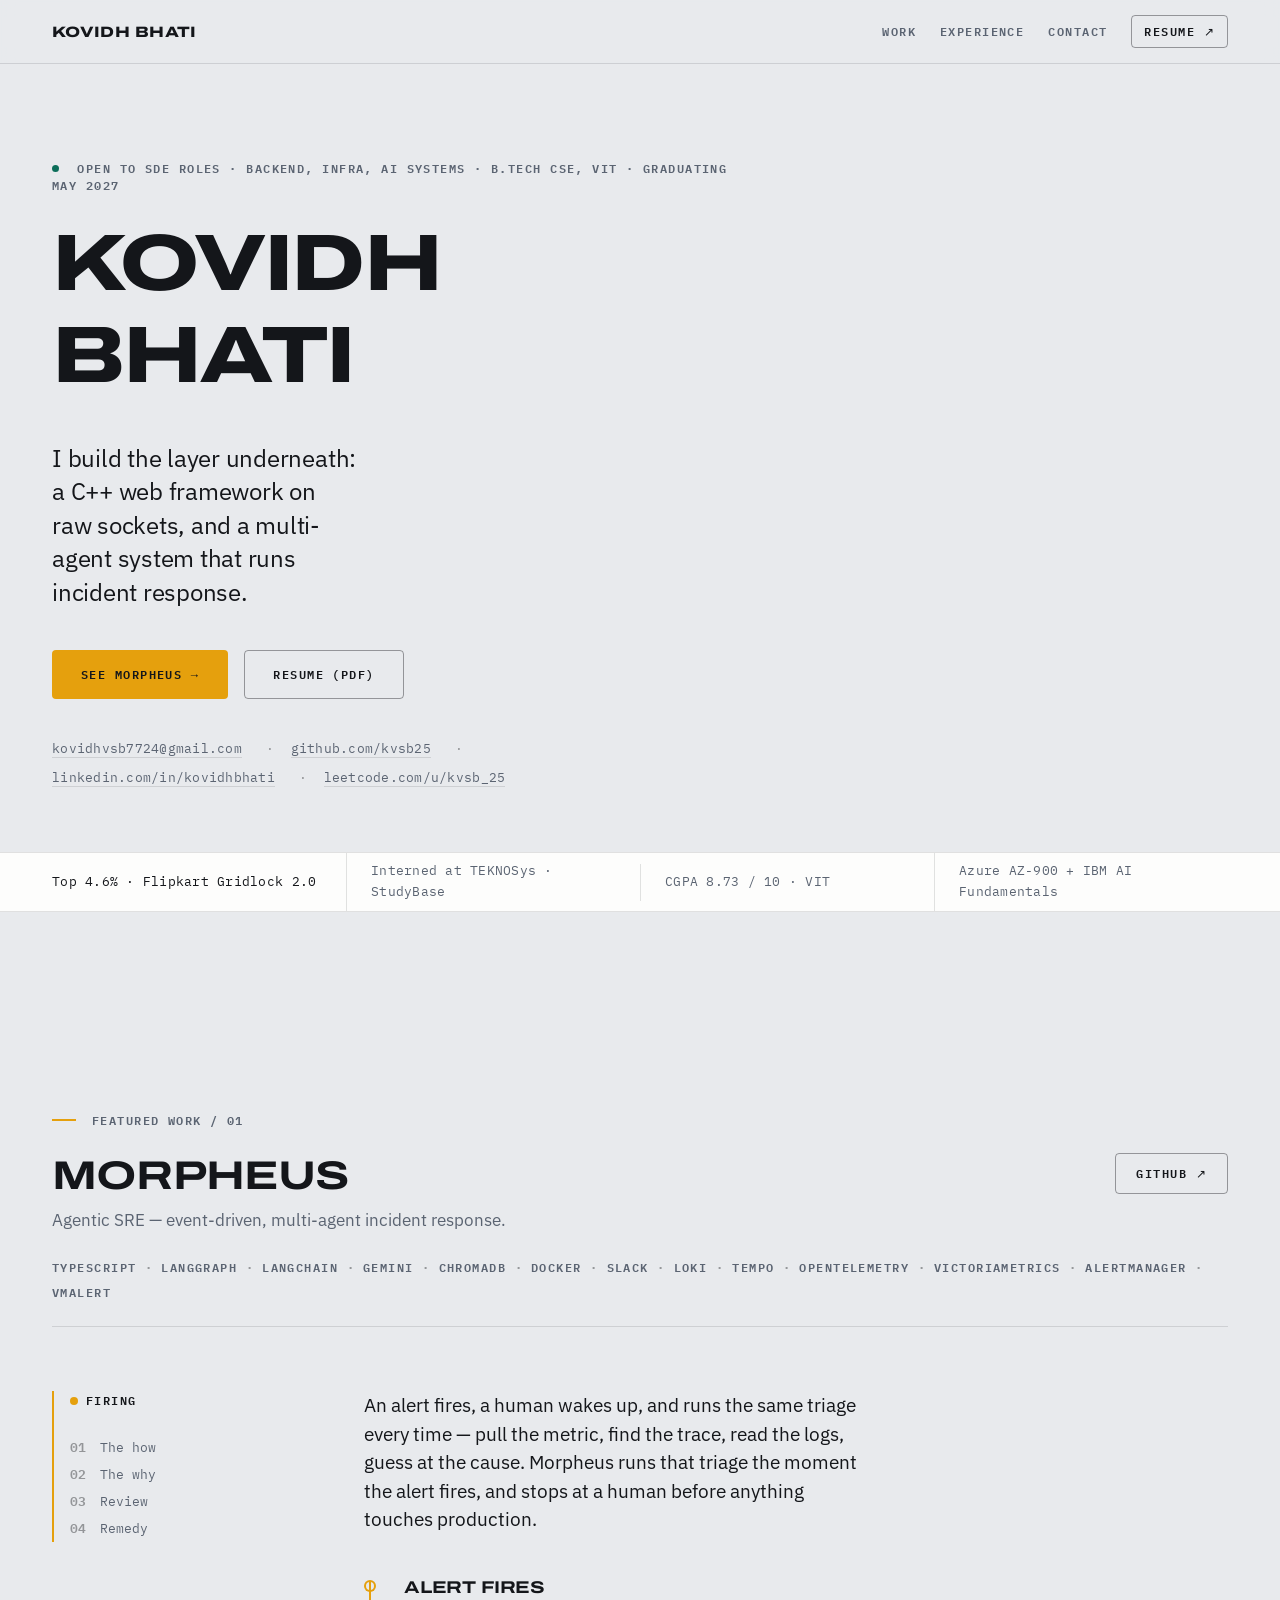
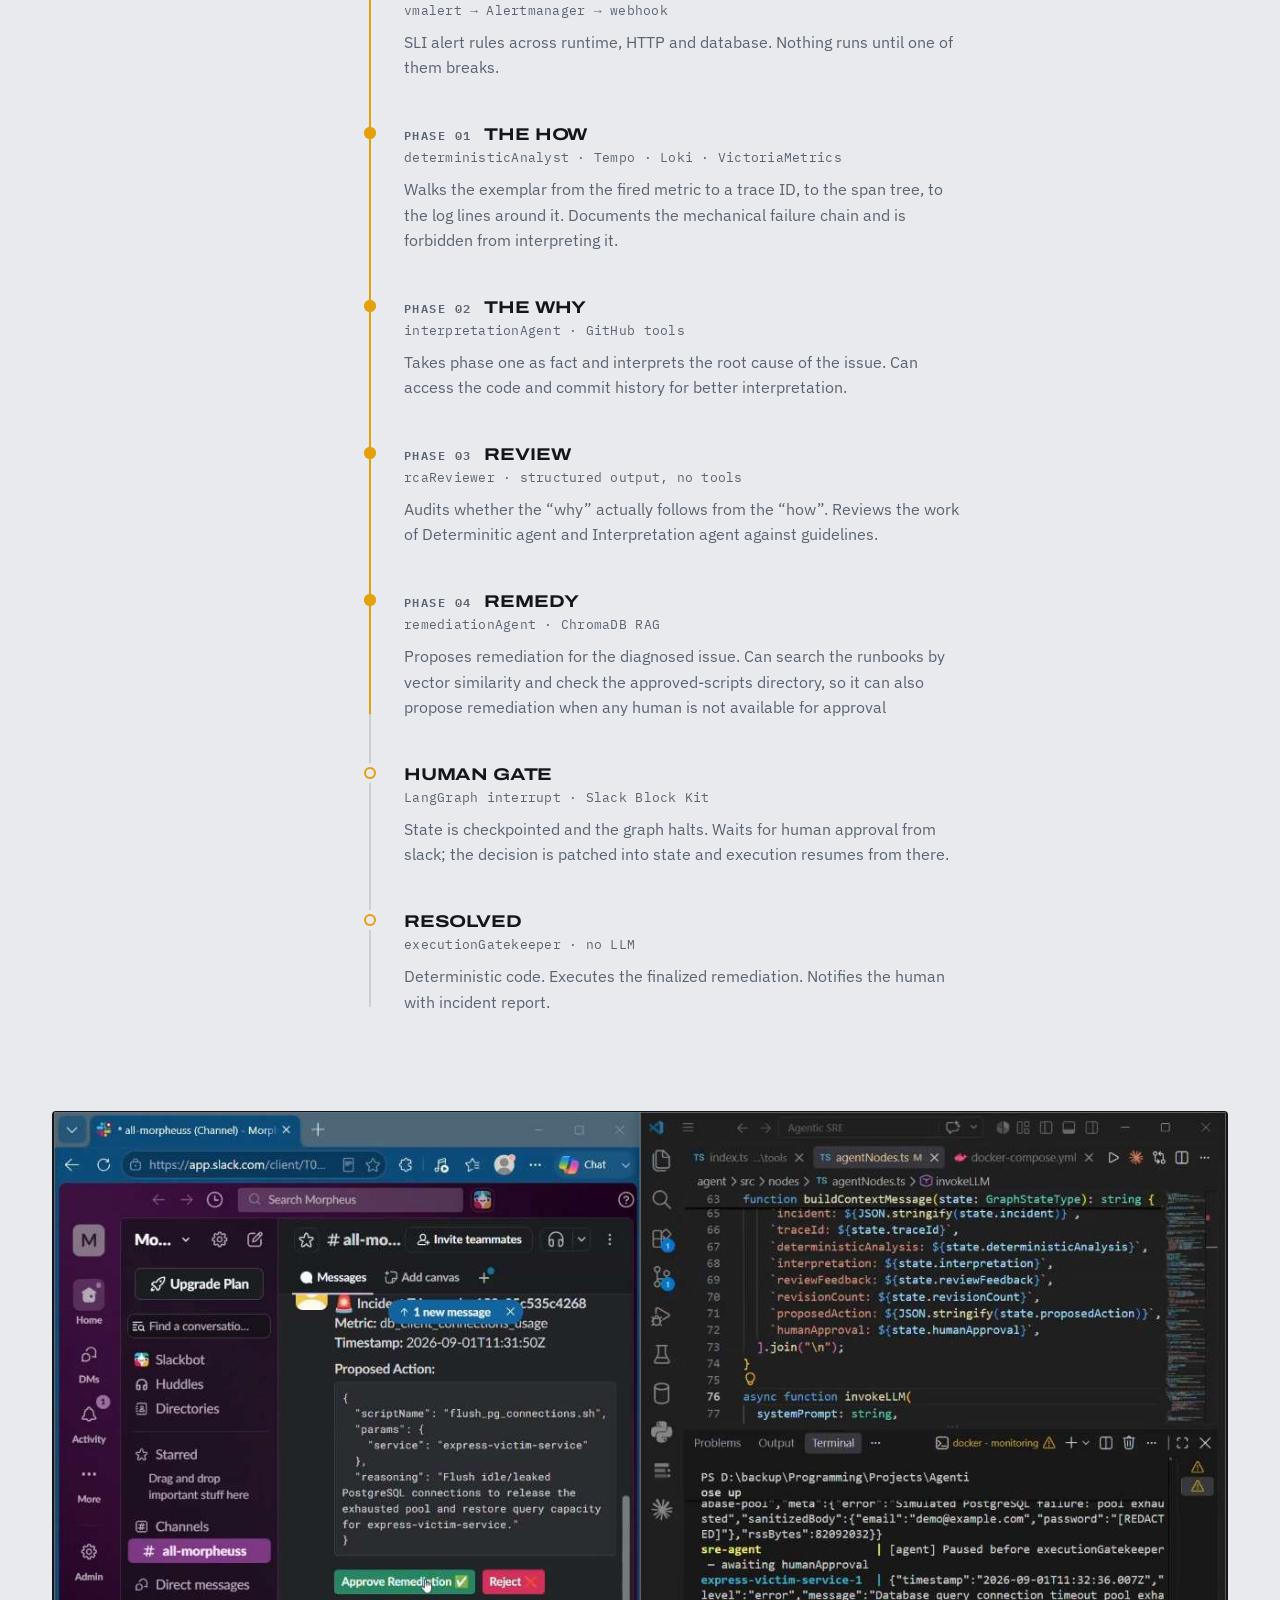
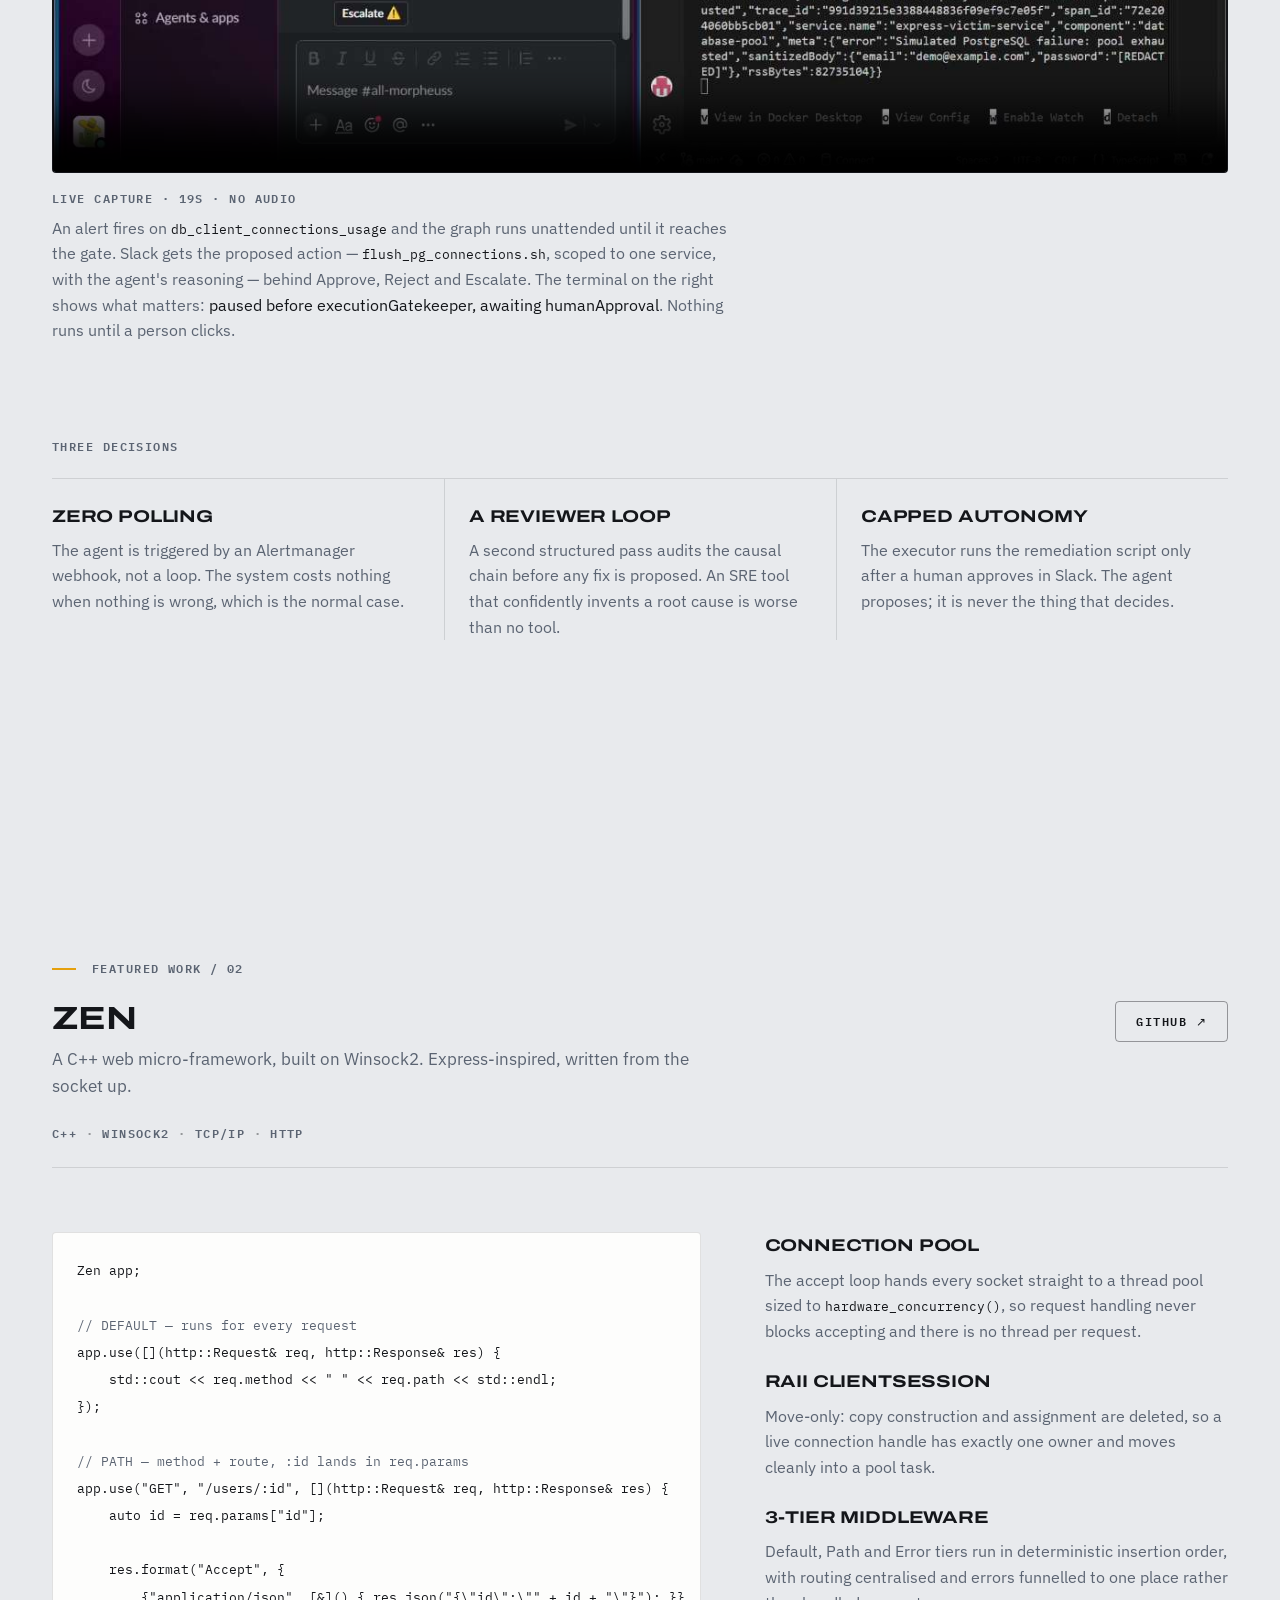
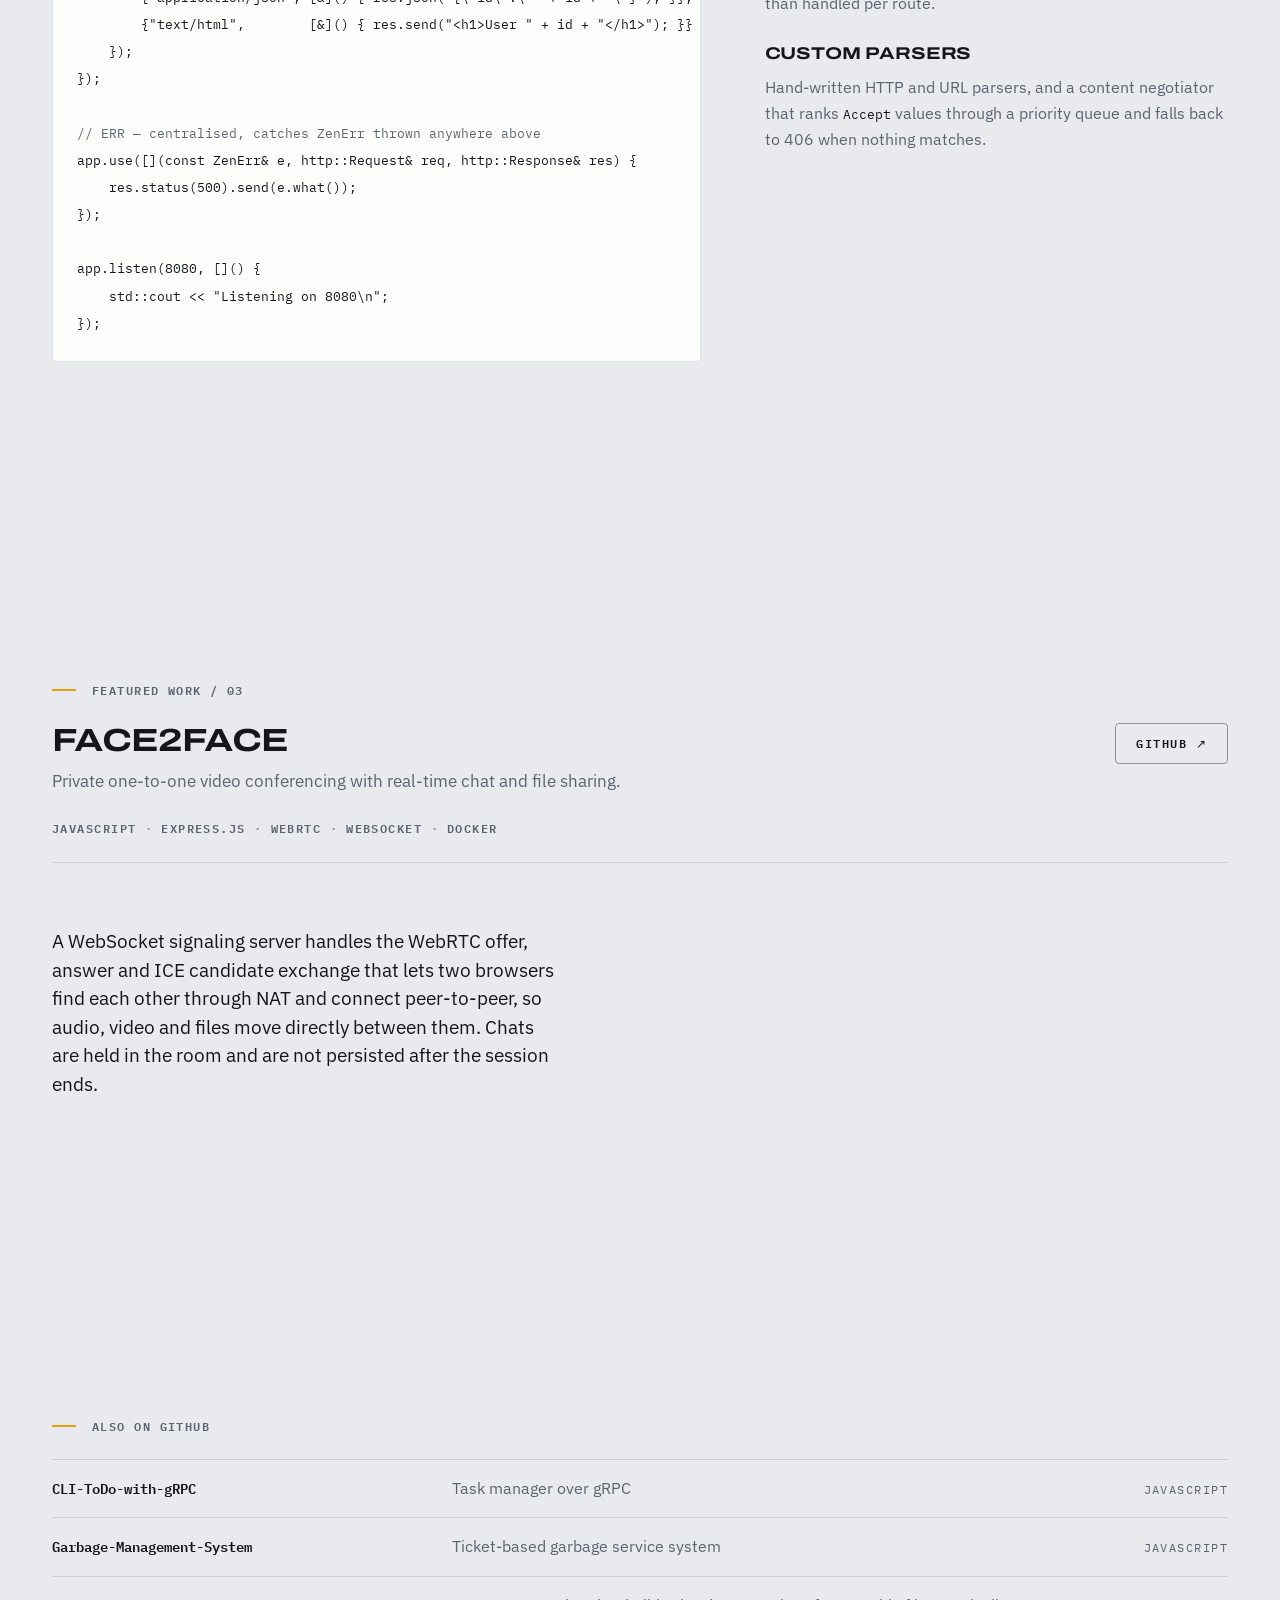
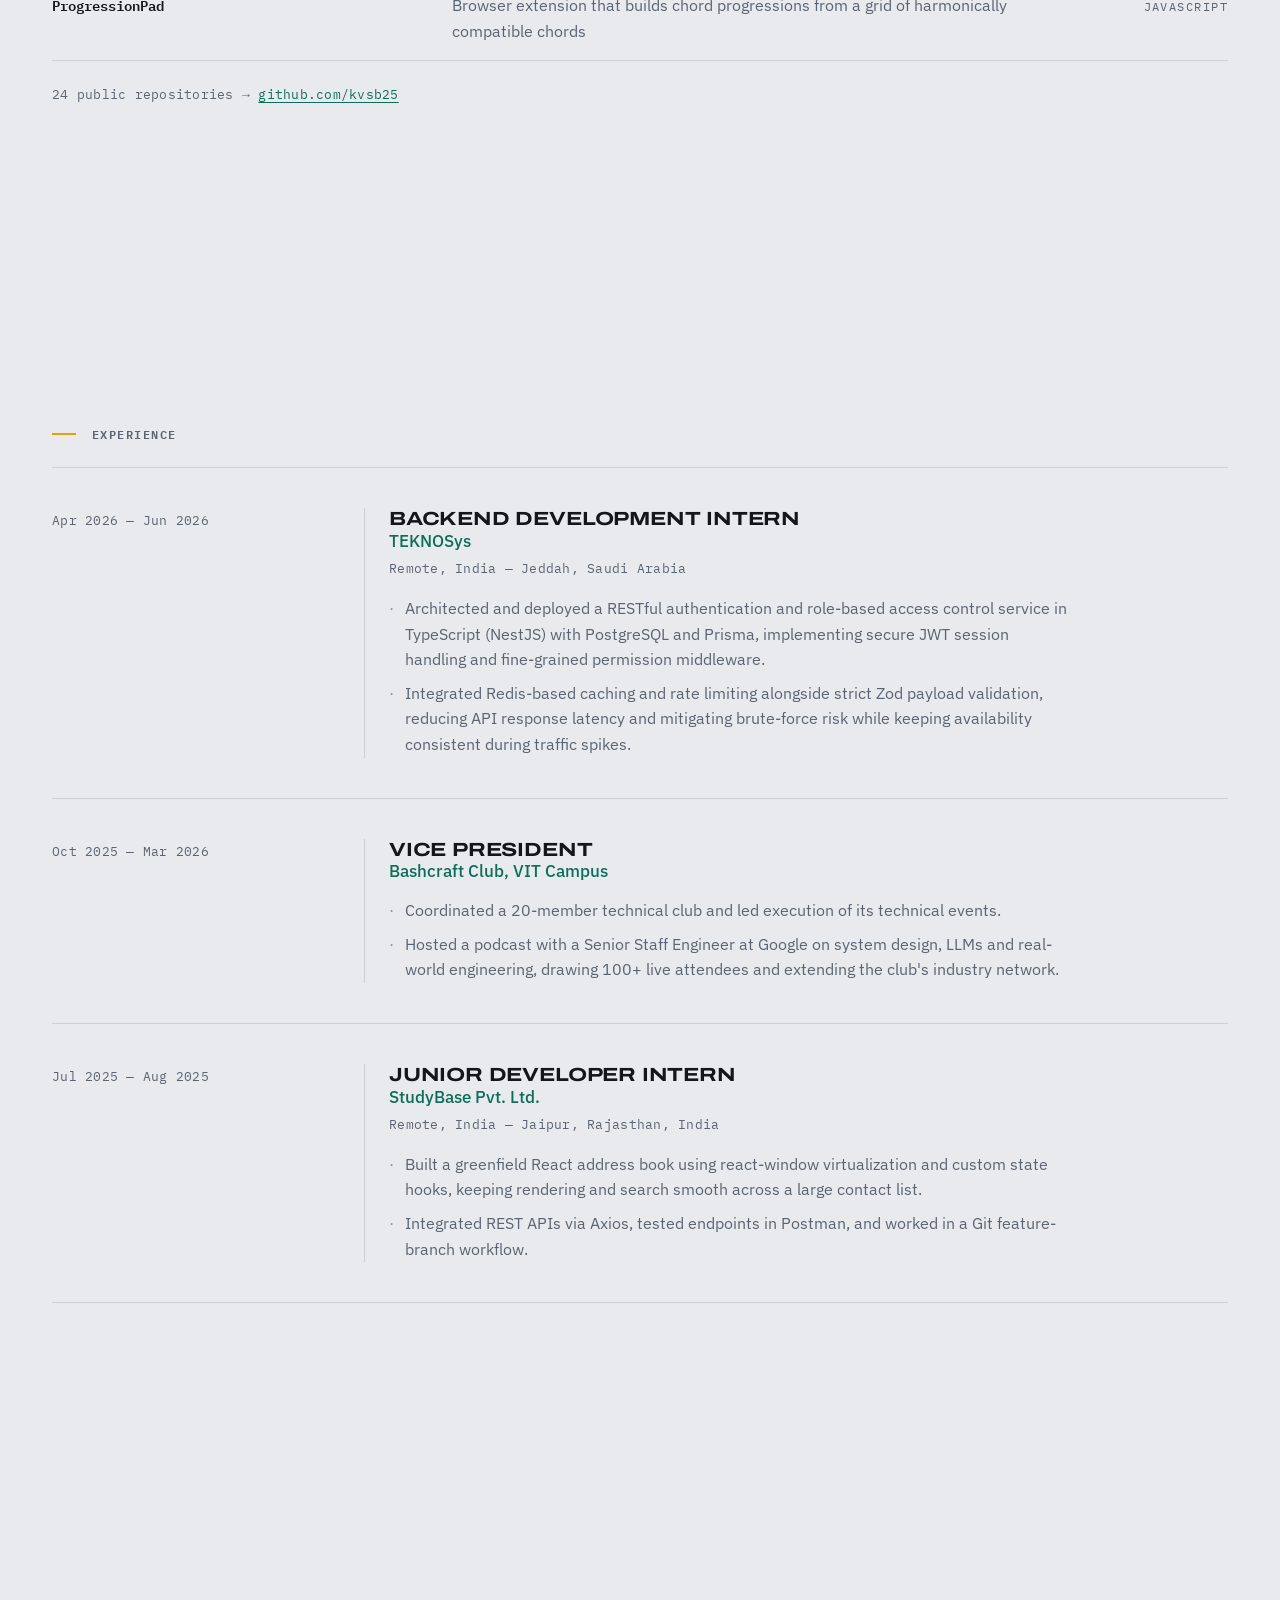
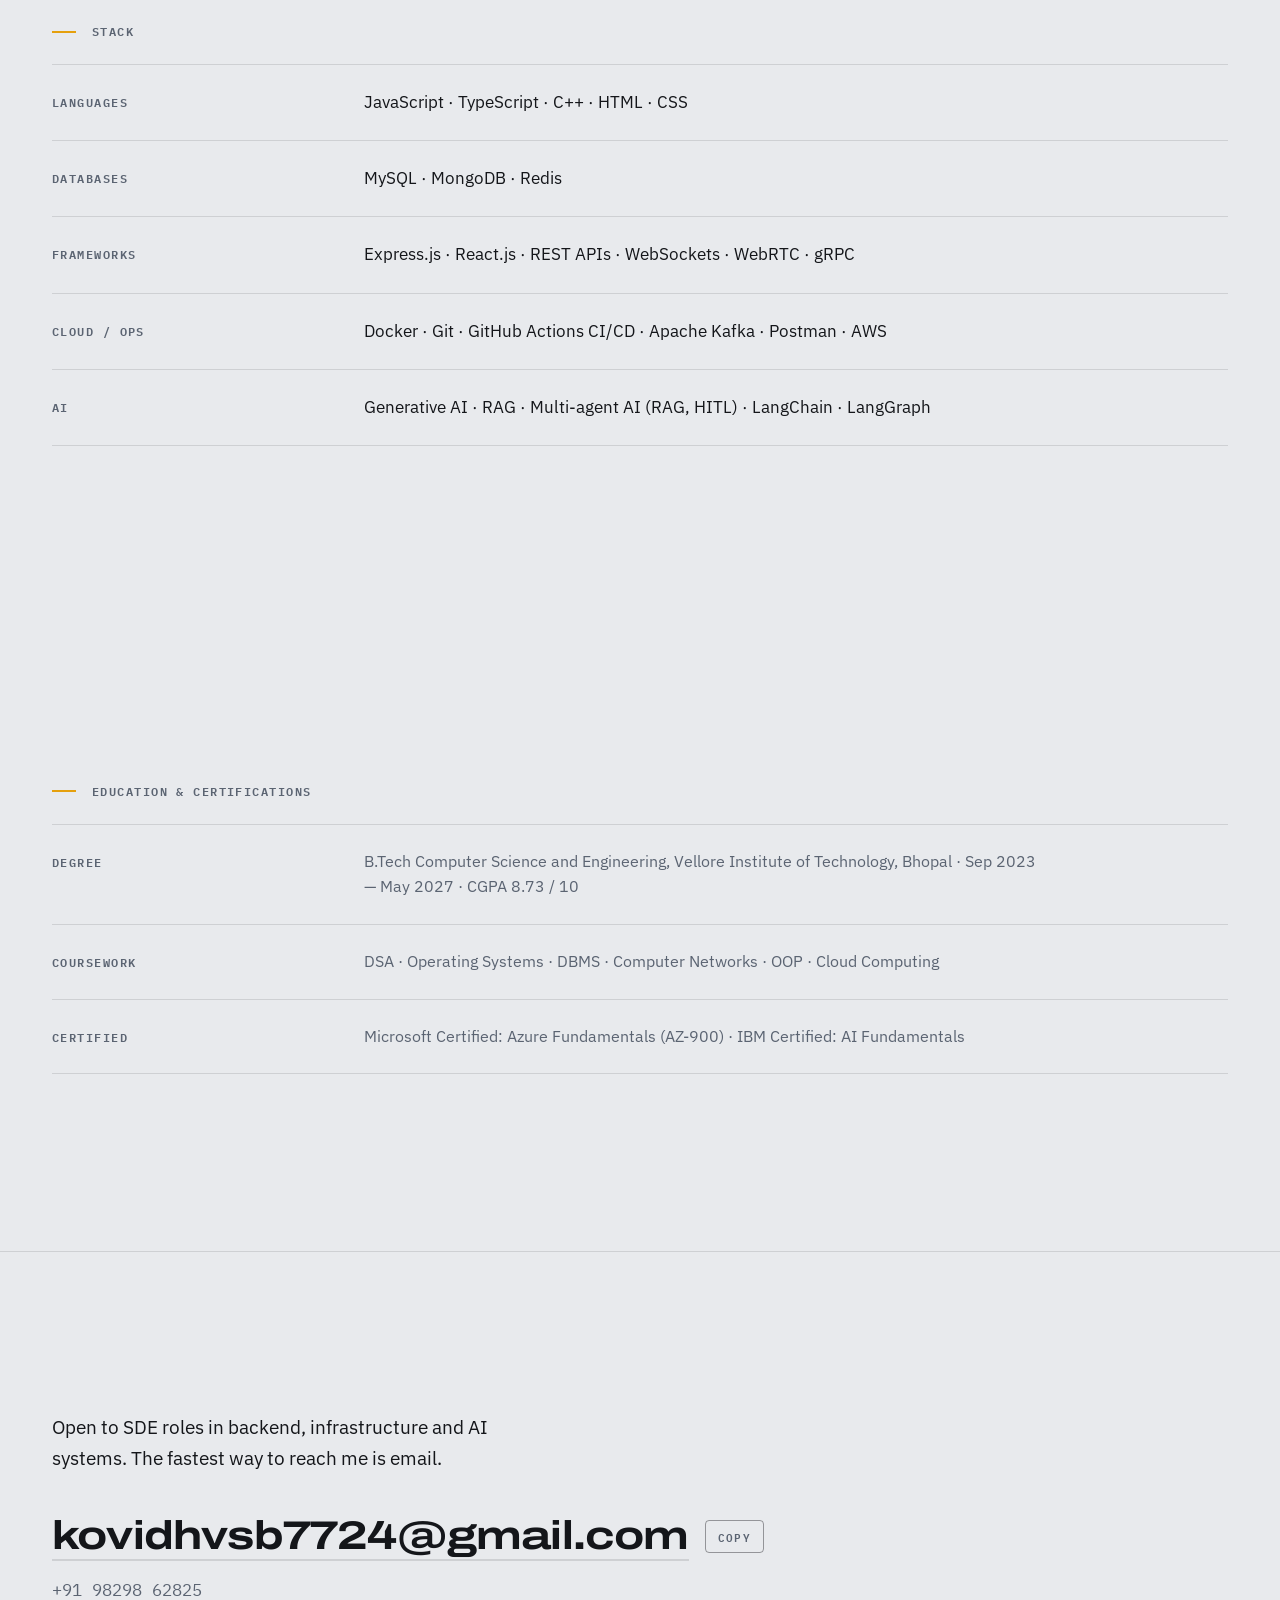
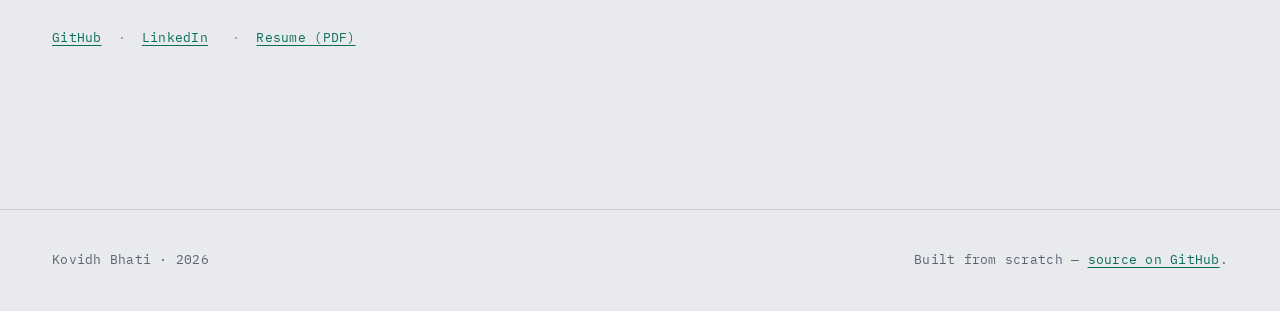
<file: index.html>
<!doctype html>
<html lang="en">
  <head>
    <meta charset="utf-8" />
    <meta name="viewport" content="width=device-width, initial-scale=1" />
    <title>Kovidh Bhati — Backend &amp; Infrastructure Engineer</title>
    <meta
      name="description"
      content="Kovidh Bhati — backend and infrastructure engineer. Morpheus, an event-driven multi-agent SRE system, and Zen, a C++ web micro-framework built on raw sockets."
    />
    <!-- ────────────────────────────────────────────────────────────────
         TODO BEFORE LAUNCH: replace this origin with the deployed one.
         og:url and og:image must be absolute — crawlers do not resolve
         relative paths reliably, and the card is the first impression when
         this link is pasted into a Wellfound message or a DM.
         ──────────────────────────────────────────────────────────────── -->
    <link rel="canonical" href="https://kovidhbhati.vercel.app/" />
    <meta property="og:type" content="website" />
    <meta property="og:url" content="https://kovidhbhati.vercel.app/" />
    <meta
      property="og:title"
      content="Kovidh Bhati — Backend &amp; Infrastructure Engineer"
    />
    <meta
      property="og:description"
      content="Morpheus, an event-driven multi-agent SRE system, and Zen, a C++ web micro-framework written from the socket up."
    />
    <meta
      property="og:image"
      content="https://kovidhbhati.vercel.app/og.png"
    />
    <meta property="og:image:width" content="1200" />
    <meta property="og:image:height" content="630" />
    <meta
      property="og:image:alt"
      content="Kovidh Bhati — Backend and Infrastructure Engineer. Morpheus: agentic SRE, event-driven multi-agent incident response."
    />
    <meta name="twitter:card" content="summary_large_image" />

    <link rel="icon" href="favicon.svg" type="image/svg+xml" />
    <link
      rel="preload"
      href="assets/fonts/archivo-expanded-var.woff2"
      as="font"
      type="font/woff2"
      crossorigin
    />
    <link rel="stylesheet" href="styles.css" />
    <script src="main.js" defer></script>
  </head>

  <body>
    <a class="skip-link" href="#main">Skip to content</a>

    <header class="nav">
      <div class="shell nav__inner">
        <a class="nav__mark" href="#top">Kovidh Bhati</a>
        <nav class="nav__links" aria-label="Primary">
          <a href="#work">Work</a>
          <a href="#experience">Experience</a>
          <a href="#contact">Contact</a>
          <a
            class="nav__resume"
            href="KovidhBhati_SoftwareEngineer_Resume.pdf"
            target="_blank"
            rel="noopener"
            >Resume ↗</a
          >
        </nav>
      </div>
    </header>

    <main id="main">
      <!-- ================= Section 1 — Hero ================= -->
      <section class="hero" id="top">
        <div class="shell grid12">
          <div class="hero__col">
            <p class="hero__avail">
              Open to SDE roles · Backend, Infra, AI systems · B.Tech CSE, VIT ·
              Graduating May 2027
            </p>

            <h1 class="hero__name">Kovidh<br />Bhati</h1>

            <p class="hero__lede">
              I build the layer underneath: a C++ web framework on raw sockets,
              and a multi-agent system that runs incident response.
            </p>

            <div class="hero__ctas">
              <a class="btn btn--primary" href="#morpheus">See Morpheus →</a>
              <a
                class="btn btn--secondary"
                href="KovidhBhati_SoftwareEngineer_Resume.pdf"
                target="_blank"
                rel="noopener"
                >Resume (PDF)</a
              >
            </div>

            <ul class="hero__contact">
              <li>
                <a href="mailto:kovidhvsb7724@gmail.com"
                  >kovidhvsb7724@gmail.com</a
                >
              </li>
              <li>
                <a href="https://github.com/kvsb25" rel="noopener"
                  >github.com/kvsb25</a
                >
              </li>
              <li>
                <a href="https://linkedin.com/in/kovidhbhati" rel="noopener"
                  >linkedin.com/in/kovidhbhati</a
                >
              </li>
              <li>
                <a href="https://leetcode.com/u/kvsb_25/" rel="noopener"
                  >leetcode.com/u/kvsb_25</a
                >
              </li>
            </ul>
          </div>
          <!-- cols 8-12 stay empty, deliberately -->
        </div>
      </section>

      <!-- ================= Section 2 — Credibility strip ================= -->
      <aside class="creds">
        <div class="shell">
          <ul class="creds__list">
            <li>Top 4.6% · Flipkart Gridlock 2.0</li>
            <li>Interned at TEKNOSys · StudyBase</li>
            <li>CGPA 8.73 / 10 · VIT</li>
            <li>Azure AZ-900 + IBM AI Fundamentals</li>
          </ul>
        </div>
      </aside>

      <!-- ================= Section 3 — Morpheus ================= -->
      <section class="project project--featured" id="morpheus">
        <div class="shell">
          <p class="eyebrow" id="work">Featured work / 01</p>

          <div class="project__head">
            <div>
              <h2 class="project__title">Morpheus</h2>
              <p class="project__line">
                Agentic SRE — event-driven, multi-agent incident response.
              </p>
            </div>
            <a
              class="btn btn--secondary project__link"
              href="https://github.com/kvsb25/Morpheus"
              rel="noopener"
              >GitHub ↗</a
            >
          </div>

          <ul class="stackrow">
            <li>TypeScript</li>
            <li>LangGraph</li>
            <li>LangChain</li>
            <li>Gemini</li>
            <li>ChromaDB</li>
            <li>Docker</li>
            <li>Slack</li>
            <li>Loki</li>
            <li>Tempo</li>
            <li>OpenTelemetry</li>
            <li>VictoriaMetrics</li>
            <li>Alertmanager</li>
            <li>vmalert</li>
          </ul>

          <div class="morpheus">
            <!-- sticky status rail -->
            <aside class="rail" aria-hidden="true">
              <div class="rail__inner">
                <p class="rail__status" data-status>
                  <span class="rail__dot"></span><span data-status-text
                    >Resolved</span
                  >
                </p>
                <ol class="rail__index">
                  <li><b>01</b> The how</li>
                  <li><b>02</b> The why</li>
                  <li><b>03</b> Review</li>
                  <li><b>04</b> Remedy</li>
                </ol>
              </div>
            </aside>

            <div class="morpheus__main">
              <p class="project__problem">
                An alert fires, a human wakes up, and runs the same triage every
                time — pull the metric, find the trace, read the logs, guess at
                the cause. Morpheus runs that triage the moment the alert fires,
                and stops at a human before anything touches production.
              </p>

              <p class="visually-hidden">
                Pipeline, in words: an SLI alert fires in vmalert and is routed
                by Alertmanager to a webhook that triggers the agent — there is
                no polling. Phase one, the deterministic analyst queries Tempo,
                Loki and VictoriaMetrics to establish the mechanical failure
                chain. Phase two, the interpretation agent reads the repository
                and commit history to explain why it happened. Phase three, a
                reviewer audits whether the second follows from the first, and
                routes back to whichever agent failed if it does not. Phase
                four, the remediation agent searches runbooks by vector
                similarity and proposes a script. The graph then interrupts and
                waits for a human to approve, reject or escalate in Slack.
                Finally a non-LLM gatekeeper checks the script against a
                whitelist and executes it.
              </p>

              <ol class="timeline" data-timeline>
                <li class="tl">
                  <span class="tl__dot"></span>
                  <div class="tl__body">
                    <p class="tl__label">Alert fires</p>
                    <p class="tl__meta">vmalert → Alertmanager → webhook</p>
                    <p class="tl__note">
                      SLI alert rules across runtime, HTTP and database.
                      Nothing runs until one of them breaks.
                    </p>
                  </div>
                </li>

                <li class="tl">
                  <span class="tl__dot"></span>
                  <div class="tl__body">
                    <p class="tl__label">
                      <span class="tl__num">Phase 01</span> The how
                    </p>
                    <p class="tl__meta">
                      deterministicAnalyst · Tempo · Loki · VictoriaMetrics
                    </p>
                    <p class="tl__note">
                      Walks the exemplar from the fired metric to a trace ID, to
                      the span tree, to the log lines around it. Documents the
                      mechanical failure chain and is forbidden from
                      interpreting it.
                    </p>
                  </div>
                </li>

                <li class="tl">
                  <span class="tl__dot"></span>
                  <div class="tl__body">
                    <p class="tl__label">
                      <span class="tl__num">Phase 02</span> The why
                    </p>
                    <p class="tl__meta">interpretationAgent · GitHub tools</p>
                    <p class="tl__note">
                      Takes phase one as fact and interprets the root cause of
                      the issue. Can access the code and commit history
                      for better interpretation.
                    </p>
                  </div>
                </li>

                <li class="tl">
                  <span class="tl__dot"></span>
                  <div class="tl__body">
                    <p class="tl__label">
                      <span class="tl__num">Phase 03</span> Review
                    </p>
                    <p class="tl__meta">rcaReviewer · structured output, no tools</p>
                    <p class="tl__note">
                      Audits whether the “why” actually follows from the “how”.
                      Reviews the work of Determinitic agent and 
                      Interpretation agent against guidelines.
                    </p>
                  </div>
                </li>

                <li class="tl">
                  <span class="tl__dot"></span>
                  <div class="tl__body">
                    <p class="tl__label">
                      <span class="tl__num">Phase 04</span> Remedy
                    </p>
                    <p class="tl__meta">remediationAgent · ChromaDB RAG</p>
                    <p class="tl__note">
                      Proposes remediation for the diagnosed issue.
                      Can search the runbooks by vector similarity and 
                      check the approved-scripts directory, so it can also 
                      propose remediation when any human is not available for approval
                    </p>
                  </div>
                </li>

                <li class="tl">
                  <span class="tl__dot"></span>
                  <div class="tl__body">
                    <p class="tl__label">Human gate</p>
                    <p class="tl__meta">LangGraph interrupt · Slack Block Kit</p>
                    <p class="tl__note">
                      State is checkpointed and the graph halts. Waits for 
                      human approval from slack; the decision is patched into 
                      state and execution resumes from there.
                    </p>
                  </div>
                </li>

                <li class="tl tl--end">
                  <span class="tl__dot"></span>
                  <div class="tl__body">
                    <p class="tl__label">Resolved</p>
                    <p class="tl__meta">executionGatekeeper · no LLM</p>
                    <p class="tl__note">
                      Deterministic code. Executes the finalized remediation. 
                      Notifies the human with incident report.
                    </p>
                  </div>
                </li>
              </ol>
            </div>
          </div>

          <!-- Proof, placed immediately after the pipeline it demonstrates.
               The poster is the last frame on purpose: the payoff is the
               Slack approval request, so it is what a visitor sees even if
               they never press play. -->
          <figure class="demo">
            <video
              class="demo__video"
              src="morpheus_demo.mp4"
              poster="assets/morpheus-demo-poster.jpg"
              width="1920"
              height="1080"
              preload="none"
              muted
              loop
              playsinline
              controls
              data-demo
              aria-describedby="demo-caption"
            >
              <a href="morpheus_demo.mp4"
                >Download the screen capture (MP4, 2.8&nbsp;MB)</a
              >
            </video>

            <figcaption class="demo__cap" id="demo-caption">
              <span class="demo__eyebrow">Live capture · 19s · no audio</span>
              An alert fires on <code>db_client_connections_usage</code> and the
              graph runs unattended until it reaches the gate. Slack gets the
              proposed action — <code>flush_pg_connections.sh</code>, scoped to
              one service, with the agent's reasoning — behind Approve, Reject
              and Escalate. The terminal on the right shows what matters:
              <em>paused before executionGatekeeper, awaiting humanApproval</em>.
              Nothing runs until a person clicks.
            </figcaption>
          </figure>

          <h3 class="decisions__title">Three decisions</h3>
          <ul class="decisions">
            <li>
              <p class="decisions__head">Zero polling</p>
              <p>
                The agent is triggered by an Alertmanager webhook, not a loop.
                The system costs nothing when nothing is wrong, which is the
                normal case.
              </p>
            </li>
            <li>
              <p class="decisions__head">A reviewer loop</p>
              <p>
                A second structured pass audits the causal chain before any fix
                is proposed. An SRE tool that confidently invents a root cause
                is worse than no tool.
              </p>
            </li>
            <li>
              <p class="decisions__head">Capped autonomy</p>
              <p>
                The executor runs the remediation script only after a
                human approves in Slack. The agent proposes; it is never the
                thing that decides.
              </p>
            </li>
          </ul>
        </div>
      </section>

      <!-- ================= Section 4 — Zen ================= -->
      <section class="project" id="zen">
        <div class="shell">
          <p class="eyebrow">Featured work / 02</p>

          <div class="project__head">
            <div>
              <h2 class="project__title">Zen</h2>
              <p class="project__line">
                A C++ web micro-framework, built on Winsock2. Express-inspired,
                written from the socket up.
              </p>
            </div>
            <a
              class="btn btn--secondary project__link"
              href="https://github.com/kvsb25/Zen"
              rel="noopener"
              >GitHub ↗</a
            >
          </div>

          <ul class="stackrow">
            <li>C++</li>
            <li>Winsock2</li>
            <li>TCP/IP</li>
            <li>HTTP</li>
          </ul>

          <div class="zen">
            <figure class="code">
              <figcaption class="visually-hidden">
                A Zen application: a default middleware that logs every request,
                a route with a path parameter that content-negotiates between
                JSON and HTML, an error middleware, and the listen call.
              </figcaption>
              <pre><code>Zen app;

<span class="c">// DEFAULT — runs for every request</span>
app.use([](http::Request&amp; req, http::Response&amp; res) {
    std::cout &lt;&lt; req.method &lt;&lt; " " &lt;&lt; req.path &lt;&lt; std::endl;
});

<span class="c">// PATH — method + route, :id lands in req.params</span>
app.use("GET", "/users/:id", [](http::Request&amp; req, http::Response&amp; res) {
    auto id = req.params["id"];

    res.format("Accept", {
        {"application/json", [&amp;]() { res.json("{\"id\":\"" + id + "\"}"); }},
        {"text/html",        [&amp;]() { res.send("&lt;h1&gt;User " + id + "&lt;/h1&gt;"); }}
    });
});

<span class="c">// ERR — centralised, catches ZenErr thrown anywhere above</span>
app.use([](const ZenErr&amp; e, http::Request&amp; req, http::Response&amp; res) {
    res.status(500).send(e.what());
});

app.listen(8080, []() {
    std::cout &lt;&lt; "Listening on 8080\n";
});</code></pre>
            </figure>

            <ul class="zen__notes">
              <li>
                <p class="decisions__head">Connection pool</p>
                <p>
                  The accept loop hands every socket straight to a thread pool
                  sized to <code>hardware_concurrency()</code>, so request
                  handling never blocks accepting and there is no thread per
                  request.
                </p>
              </li>
              <li>
                <p class="decisions__head">RAII ClientSession</p>
                <p>
                  Move-only: copy construction and assignment are deleted, so a
                  live connection handle has exactly one owner and moves cleanly
                  into a pool task.
                </p>
              </li>
              <li>
                <p class="decisions__head">3-tier middleware</p>
                <p>
                  Default, Path and Error tiers run in deterministic insertion
                  order, with routing centralised and errors funnelled to one
                  place rather than handled per route.
                </p>
              </li>
              <li>
                <p class="decisions__head">Custom parsers</p>
                <p>
                  Hand-written HTTP and URL parsers, and a content negotiator
                  that ranks <code>Accept</code> values through a priority queue
                  and falls back to 406 when nothing matches.
                </p>
              </li>
            </ul>
          </div>
        </div>
      </section>

      <!-- ================= Section 5 — Face2Face ================= -->
      <section class="project project--compact" id="face2face">
        <div class="shell">
          <p class="eyebrow">Featured work / 03</p>

          <div class="project__head">
            <div>
              <h2 class="project__title">Face2Face</h2>
              <p class="project__line">
                Private one-to-one video conferencing with real-time chat and
                file sharing.
              </p>
            </div>
            <!-- TODO: once deployed, add before the GitHub link and give it
                 class="btn btn--primary project__link":
                 <a class="btn btn--primary project__link" href="LIVE_URL"
                    rel="noopener">Live demo ↗</a> -->
            <a
              class="btn btn--secondary project__link"
              href="https://github.com/kvsb25/Face2Face"
              rel="noopener"
              >GitHub ↗</a
            >
          </div>

          <ul class="stackrow">
            <li>JavaScript</li>
            <li>Express.js</li>
            <li>WebRTC</li>
            <li>WebSocket</li>
            <li>Docker</li>
          </ul>

          <p class="project__problem">
            A WebSocket signaling server handles the WebRTC offer, answer and
            ICE candidate exchange that lets two browsers find each other
            through NAT and connect peer-to-peer, so audio, video and files move
            directly between them. Chats are held in the room and are not
            persisted after the session ends.
          </p>
        </div>
      </section>

      <!-- ================= Section 6 — Also on GitHub ================= -->
      <section class="also" id="also">
        <div class="shell">
          <p class="eyebrow">Also on GitHub</p>

          <ul class="also__list">
            <li>
              <a href="https://github.com/kvsb25/CLI-ToDo-with-gRPC" rel="noopener"
                >CLI-ToDo-with-gRPC</a
              >
              <span class="also__desc">Task manager over gRPC</span>
              <span class="also__lang">JavaScript</span>
            </li>
            <li>
              <a
                href="https://github.com/kvsb25/Garbage-Management-System"
                rel="noopener"
                >Garbage-Management-System</a
              >
              <span class="also__desc">Ticket-based garbage service system</span>
              <span class="also__lang">JavaScript</span>
            </li>
            <li>
              <a href="https://github.com/kvsb25/ProgressionPad" rel="noopener"
                >ProgressionPad</a
              >
              <span class="also__desc"
                >Browser extension that builds chord progressions from a grid of
                harmonically compatible chords</span
              >
              <span class="also__lang">JavaScript</span>
            </li>
          </ul>

          <p class="also__more">
            24 public repositories →
            <a href="https://github.com/kvsb25" rel="noopener">github.com/kvsb25</a>
          </p>
        </div>
      </section>

      <!-- ================= Section 7 — Experience ================= -->
      <section class="ledger-section" id="experience">
        <div class="shell">
          <p class="eyebrow">Experience</p>

          <ol class="ledger">
            <li class="ledger__row">
              <p class="ledger__date">Apr 2026 — Jun 2026</p>
              <div class="ledger__body">
                <h3 class="ledger__role">
                  Backend Development Intern
                  <span class="ledger__org">TEKNOSys</span>
                </h3>
                <p class="ledger__where">
                  Remote, India — Jeddah, Saudi Arabia
                </p>
                <ul class="ledger__points">
                  <li>
                    Architected and deployed a RESTful authentication and
                    role-based access control service in TypeScript (NestJS)
                    with PostgreSQL and Prisma, implementing secure JWT session
                    handling and fine-grained permission middleware.
                  </li>
                  <li>
                    Integrated Redis-based caching and rate limiting alongside
                    strict Zod payload validation, reducing API response latency
                    and mitigating brute-force risk while keeping availability
                    consistent during traffic spikes.
                  </li>
                </ul>
              </div>
            </li>

            <li class="ledger__row">
              <p class="ledger__date">Oct 2025 — Mar 2026</p>
              <div class="ledger__body">
                <h3 class="ledger__role">
                  Vice President
                  <span class="ledger__org">Bashcraft Club, VIT Campus</span>
                </h3>
                <ul class="ledger__points">
                  <li>
                    Coordinated a 20-member technical club and led execution of
                    its technical events.
                  </li>
                  <li>
                    Hosted a podcast with a Senior Staff Engineer at Google on
                    system design, LLMs and real-world engineering, drawing 100+
                    live attendees and extending the club's industry network.
                  </li>
                </ul>
              </div>
            </li>

            <li class="ledger__row">
              <p class="ledger__date">Jul 2025 — Aug 2025</p>
              <div class="ledger__body">
                <h3 class="ledger__role">
                  Junior Developer Intern
                  <span class="ledger__org">StudyBase Pvt. Ltd.</span>
                </h3>
                <p class="ledger__where">Remote, India — Jaipur, Rajasthan, India</p>
                <ul class="ledger__points">
                  <li>
                    Built a greenfield React address book using react-window
                    virtualization and custom state hooks, keeping rendering and
                    search smooth across a large contact list.
                  </li>
                  <li>
                    Integrated REST APIs via Axios, tested endpoints in Postman,
                    and worked in a Git feature-branch workflow.
                  </li>
                </ul>
              </div>
            </li>
          </ol>
        </div>
      </section>

      <!-- ================= Section 8 — Stack ================= -->
      <section class="stack-section" id="stack">
        <div class="shell">
          <p class="eyebrow">Stack</p>

          <dl class="stack">
            <div class="stack__row">
              <dt>Languages</dt>
              <dd>JavaScript · TypeScript · C++ · HTML · CSS</dd>
            </div>
            <div class="stack__row">
              <dt>Databases</dt>
              <dd>MySQL · MongoDB · Redis</dd>
            </div>
            <div class="stack__row">
              <dt>Frameworks</dt>
              <dd>
                Express.js · React.js · REST APIs · WebSockets · WebRTC · gRPC
              </dd>
            </div>
            <div class="stack__row">
              <dt>Cloud / Ops</dt>
              <dd>
                Docker · Git · GitHub Actions CI/CD · Apache Kafka · Postman ·
                AWS
              </dd>
            </div>
            <div class="stack__row">
              <dt>AI</dt>
              <dd>
                Generative AI · RAG · Multi-agent AI (RAG, HITL) · LangChain ·
                LangGraph
              </dd>
            </div>
          </dl>
        </div>
      </section>

      <!-- ================= Section 9 — Education ================= -->
      <section class="stack-section" id="education">
        <div class="shell">
          <p class="eyebrow">Education &amp; certifications</p>

          <dl class="stack stack--small">
            <div class="stack__row">
              <dt>Degree</dt>
              <dd>
                B.Tech Computer Science and Engineering, Vellore Institute of
                Technology, Bhopal · Sep 2023 — May 2027 · CGPA 8.73 / 10
              </dd>
            </div>
            <div class="stack__row">
              <dt>Coursework</dt>
              <dd>
                DSA · Operating Systems · DBMS · Computer Networks · OOP · Cloud
                Computing
              </dd>
            </div>
            <div class="stack__row">
              <dt>Certified</dt>
              <dd>
                Microsoft Certified: Azure Fundamentals (AZ-900) · IBM
                Certified: AI Fundamentals
              </dd>
            </div>
          </dl>
        </div>
      </section>

      <!-- ================= Section 10 — Contact ================= -->
      <section class="contact" id="contact">
        <div class="shell">
          <p class="contact__line">
            Open to SDE roles in backend, infrastructure and AI systems. The
            fastest way to reach me is email.
          </p>

          <p class="contact__email" data-copy-target>
            <a href="mailto:kovidhvsb7724@gmail.com">kovidhvsb7724@gmail.com</a>
          </p>

          <p class="contact__phone">
            <a href="tel:+919829862825">+91 98298 62825</a>
          </p>

          <ul class="contact__links">
            <li><a href="https://github.com/kvsb25" rel="noopener">GitHub</a></li>
            <li>
              <a href="https://linkedin.com/in/kovidhbhati" rel="noopener"
                >LinkedIn</a
              >
            </li>
            <li>
              <a
                href="KovidhBhati_SoftwareEngineer_Resume.pdf"
                target="_blank"
                rel="noopener"
                >Resume (PDF)</a
              >
            </li>
          </ul>
        </div>
      </section>
    </main>

    <footer class="footer">
      <div class="shell footer__inner">
        <p>Kovidh Bhati · 2026</p>
        <p>
          Built from scratch —
          <a href="https://github.com/kvsb25/portfolio-website" rel="noopener"
            >source on GitHub</a
          >.
        </p>
      </div>
    </footer>
  </body>
</html>
</file>
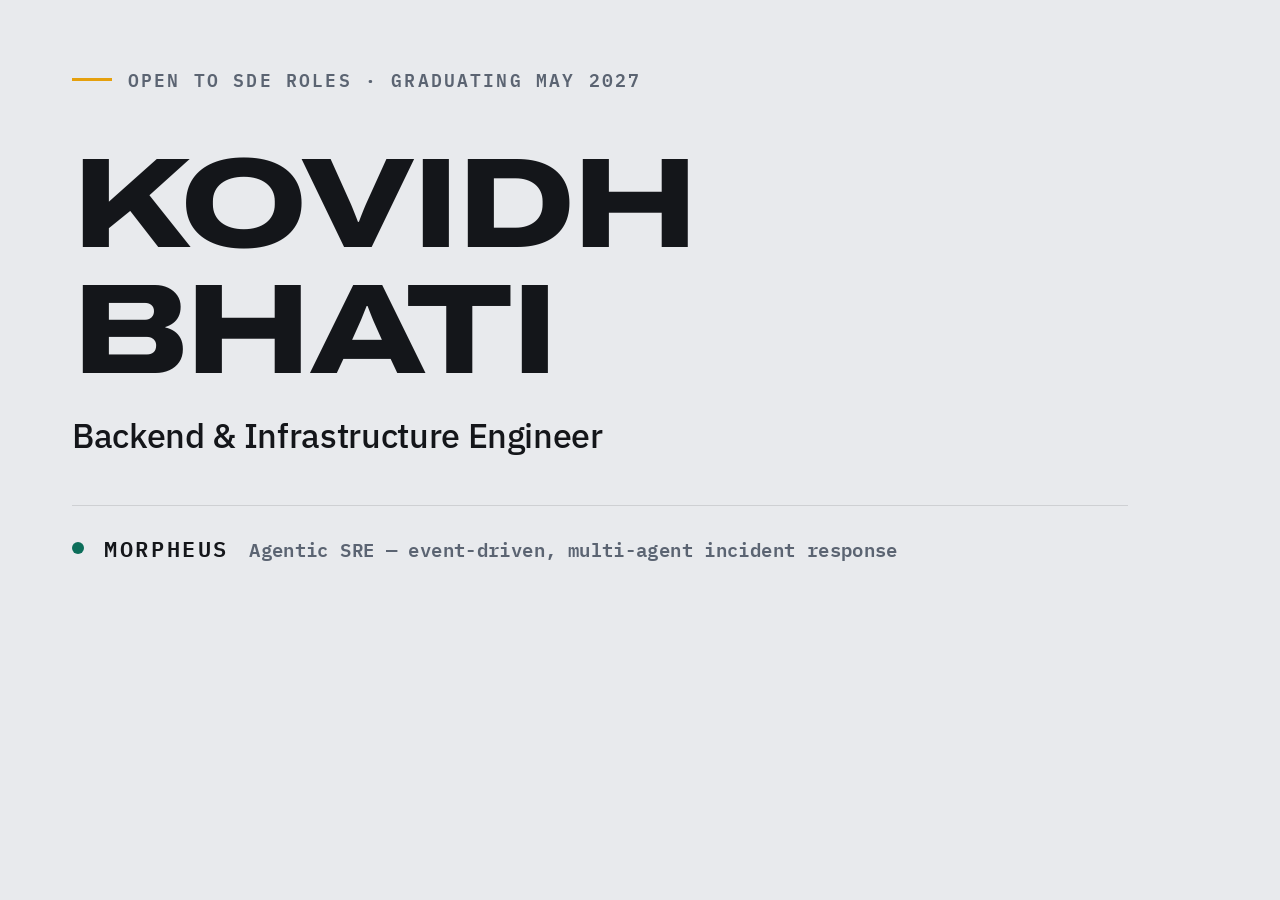
<file: assets/og-source.html>
<!doctype html>
<!--
  Source for og.png. This is not served — it exists so the card can be
  regenerated instead of being an undocumented binary in the repo.

  Regenerate from the repo root:

    chrome --headless=new --disable-gpu --hide-scrollbars \
      --window-size=1200,630 --screenshot=og.png \
      assets/og-source.html
-->
<html lang="en">
  <head>
    <meta charset="utf-8" />
    <style>
      @font-face {
        font-family: "Archivo";
        src: url("fonts/archivo-expanded-var.woff2") format("woff2");
        font-weight: 700 800;
        font-stretch: 100% 125%;
      }
      @font-face {
        font-family: "IBM Plex Sans";
        src: url("fonts/plex-sans-var.woff2") format("woff2");
        font-weight: 400 500;
      }
      @font-face {
        font-family: "IBM Plex Mono";
        src: url("fonts/plex-mono-600.woff2") format("woff2");
        font-weight: 600;
      }

      * {
        margin: 0;
        box-sizing: border-box;
      }

      body {
        width: 1200px;
        height: 630px;
        background: #e8eaed;
        color: #14161a;
        font-family: "IBM Plex Sans", sans-serif;
        padding: 64px 72px;
        display: flex;
        flex-direction: column;
        justify-content: space-between;
        overflow: hidden;
      }

      .eyebrow {
        font-family: "IBM Plex Mono", monospace;
        font-weight: 600;
        font-size: 18px;
        letter-spacing: 0.12em;
        text-transform: uppercase;
        color: #5b6472;
        display: flex;
        align-items: center;
        gap: 16px;
      }

      .eyebrow::before {
        content: "";
        width: 40px;
        height: 3px;
        background: #e5a00d;
      }

      h1 {
        font-family: "Archivo", sans-serif;
        font-stretch: 125%;
        font-weight: 800;
        font-size: 128px;
        line-height: 0.98;
        letter-spacing: -0.03em;
        text-transform: uppercase;
      }

      .role {
        font-size: 34px;
        font-weight: 500;
        letter-spacing: -0.01em;
        margin-top: 20px;
      }

      .rule {
        border-top: 1px solid rgba(20, 22, 26, 0.12);
        padding-top: 24px;
        display: flex;
        align-items: baseline;
        gap: 20px;
        font-family: "IBM Plex Mono", monospace;
        font-weight: 600;
        font-size: 19px;
        letter-spacing: 0.02em;
      }

      .rule b {
        font-size: 22px;
        letter-spacing: 0.12em;
        text-transform: uppercase;
      }

      .rule span {
        color: #5b6472;
        font-weight: 400;
      }

      .dot {
        width: 12px;
        height: 12px;
        border-radius: 50%;
        background: #0c6e5a;
        align-self: center;
      }
    </style>
  </head>
  <body>
    <div>
      <p class="eyebrow">Open to SDE roles · Graduating May 2027</p>
    </div>

    <div>
      <h1>Kovidh<br />Bhati</h1>
      <p class="role">Backend &amp; Infrastructure Engineer</p>
    </div>

    <div class="rule">
      <span class="dot"></span>
      <b>Morpheus</b>
      <span>Agentic SRE — event-driven, multi-agent incident response</span>
    </div>
  </body>
</html>
</file>
<file: styles.css>
/* ==========================================================================
   Kovidh Bhati — portfolio
   Plain CSS. No framework, no build step, no preprocessor.
   Section order mirrors the document order in index.html.
   ========================================================================== */

/* --------------------------------------------------------------------------
   Fonts — self-hosted latin subsets (woff2), font-display: swap.
   Archivo ships as a variable font; the display face uses the wdth 125
   (Expanded) instance rather than a separate static file.
   -------------------------------------------------------------------------- */

@font-face {
  font-family: "Archivo";
  src: url("assets/fonts/archivo-expanded-var.woff2") format("woff2");
  font-weight: 700 800;
  font-stretch: 100% 125%;
  font-style: normal;
  font-display: swap;
}

@font-face {
  font-family: "IBM Plex Sans";
  src: url("assets/fonts/plex-sans-var.woff2") format("woff2");
  font-weight: 400 500;
  font-style: normal;
  font-display: swap;
}

@font-face {
  font-family: "IBM Plex Mono";
  src: url("assets/fonts/plex-mono-400.woff2") format("woff2");
  font-weight: 400;
  font-style: normal;
  font-display: swap;
}

@font-face {
  font-family: "IBM Plex Mono";
  src: url("assets/fonts/plex-mono-600.woff2") format("woff2");
  font-weight: 600;
  font-style: normal;
  font-display: swap;
}

/* --------------------------------------------------------------------------
   Tokens
   -------------------------------------------------------------------------- */

:root {
  --base: #e8eaed;   /* page background, cool neutral grey (panel chrome) */
  --panel: #fdfdfc;  /* raised surfaces, project blocks, code blocks */
  --ink: #14161a;    /* primary text */
  --muted: #5b6472;  /* secondary text, labels, metadata — 4.9:1 on --base */
  --signal: #e5a00d; /* amber — "firing" state, primary accent, CTA fill */
  --ok: #0c6e5a;     /* deep teal — "resolved" state, links, success */

  /* --ok is a hair darker than the spec's #0E7C66, which measured 4.25:1 on
     --base and failed the 4.5:1 floor in B.7. This value clears it at 5.1:1
     on --base and 5.9:1 on --panel, and is visually indistinguishable. */

  --hairline: rgba(20, 22, 26, 0.12);
  --hairline-strong: rgba(20, 22, 26, 0.4);

  --font-display: "Archivo", "Arial Black", system-ui, sans-serif;
  --font-body: "IBM Plex Sans", system-ui, -apple-system, "Segoe UI", sans-serif;
  --font-mono: "IBM Plex Mono", ui-monospace, "SF Mono", "Consolas", monospace;

  /* 8px base — only these steps are used anywhere in the sheet */
  --s1: 8px;
  --s2: 16px;
  --s3: 24px;
  --s4: 40px;
  --s5: 64px;
  --s6: 96px;
  --s7: 160px;

  --measure: 68ch;
  --maxw: 1240px;
  --gutter: 24px;
  --margin: 32px;
  --nav-h: 64px;
}

/* --------------------------------------------------------------------------
   Reset / base
   -------------------------------------------------------------------------- */

*,
*::before,
*::after {
  box-sizing: border-box;
}

html {
  scroll-behavior: smooth;
  /* keep anchored sections clear of the sticky nav */
  scroll-padding-top: calc(var(--nav-h) + var(--s3));
  -webkit-text-size-adjust: 100%;
}

body {
  margin: 0;
  background: var(--base);
  color: var(--ink);
  font-family: var(--font-body);
  font-size: 17px;
  font-weight: 400;
  line-height: 1.6;
  font-synthesis-weight: none;
  -webkit-font-smoothing: antialiased;
}

h1,
h2,
h3 {
  font-family: var(--font-display);
  font-stretch: 125%;
  line-height: 1.15;
  margin: 0;
  text-wrap: balance;
}

p {
  margin: 0;
}

ul,
ol {
  margin: 0;
  padding: 0;
  list-style: none;
}

a {
  color: inherit;
}

/* --------------------------------------------------------------------------
   Accessibility primitives
   -------------------------------------------------------------------------- */

:focus-visible {
  outline: 2px solid var(--ok);
  outline-offset: 2px;
  border-radius: 2px;
}

.skip-link {
  position: absolute;
  left: var(--s2);
  top: -100px;
  z-index: 100;
  padding: 10px var(--s2);
  background: var(--ink);
  color: var(--panel);
  font-family: var(--font-mono);
  font-size: 12px;
  letter-spacing: 0.12em;
  text-transform: uppercase;
  text-decoration: none;
  transition: top 150ms ease-out;
}

.skip-link:focus {
  top: var(--s2);
}

.visually-hidden {
  position: absolute;
  width: 1px;
  height: 1px;
  margin: -1px;
  padding: 0;
  overflow: hidden;
  clip-path: inset(50%);
  white-space: nowrap;
}

/* --------------------------------------------------------------------------
   Layout shell
   -------------------------------------------------------------------------- */

.shell {
  width: 100%;
  max-width: var(--maxw);
  margin-inline: auto;
  padding-inline: var(--margin);
}

.grid12 {
  display: grid;
  grid-template-columns: repeat(12, 1fr);
  gap: var(--gutter);
}

section {
  padding-block: var(--s7);
}

/* --------------------------------------------------------------------------
   Type utilities
   -------------------------------------------------------------------------- */

.mono {
  font-family: var(--font-mono);
  font-size: 13px;
  letter-spacing: 0.02em;
}

.eyebrow {
  font-family: var(--font-mono);
  font-size: 12px;
  font-weight: 600;
  letter-spacing: 0.12em;
  line-height: 1.4;
  text-transform: uppercase;
  color: var(--muted);
  display: flex;
  align-items: center;
  gap: var(--s2);
  margin: 0 0 var(--s3);
}

/* the 24px signal rule that precedes every section eyebrow */
.eyebrow::before {
  content: "";
  flex: none;
  width: 24px;
  height: 2px;
  background: var(--signal);
}

/* --------------------------------------------------------------------------
   Nav
   -------------------------------------------------------------------------- */

.nav {
  position: sticky;
  top: 0;
  z-index: 50;
  height: var(--nav-h);
  background: color-mix(in srgb, var(--base) 88%, transparent);
  backdrop-filter: blur(8px);
  border-bottom: 1px solid var(--hairline);
}

.nav__inner {
  height: 100%;
  display: flex;
  align-items: center;
  justify-content: space-between;
  gap: var(--s3);
}

.nav__mark {
  font-family: var(--font-display);
  font-stretch: 125%;
  font-weight: 800;
  font-size: 15px;
  letter-spacing: 0.02em;
  text-transform: uppercase;
  text-decoration: none;
  color: var(--ink);
}

.nav__links {
  display: flex;
  align-items: center;
  gap: var(--s3);
  font-family: var(--font-mono);
  font-size: 12px;
  font-weight: 600;
  letter-spacing: 0.12em;
  text-transform: uppercase;
}

.nav__links a {
  color: var(--muted);
  text-decoration: none;
  padding: 6px 0;
  transition: color 150ms ease-out;
}

.nav__links a:hover {
  color: var(--ink);
}

/* Resume is the only emphasised nav item */
.nav__links a.nav__resume {
  color: var(--ink);
  border: 1px solid var(--hairline-strong);
  border-radius: 4px;
  padding: 6px 12px;
}

.nav__links a.nav__resume:hover {
  background: var(--signal);
  border-color: var(--signal);
  color: var(--ink);
}

/* --------------------------------------------------------------------------
   Buttons
   -------------------------------------------------------------------------- */

.btn {
  display: inline-block;
  font-family: var(--font-mono);
  font-size: 12px;
  font-weight: 600;
  letter-spacing: 0.12em;
  text-transform: uppercase;
  text-decoration: none;
  padding: 14px 28px;
  border-radius: 4px;
  border: 1px solid transparent;
  transition: background-color 150ms ease-out, color 150ms ease-out,
    border-color 150ms ease-out;
}

.btn--primary {
  background: var(--signal);
  color: var(--ink);
}

/* hover repeats the firing -> resolved language of the timeline */
.btn--primary:hover {
  background: var(--ok);
  color: var(--panel);
}

.btn--secondary {
  border-color: var(--hairline-strong);
  color: var(--ink);
}

.btn--secondary:hover {
  border-color: var(--ink);
  background: var(--panel);
}

/* --------------------------------------------------------------------------
   Section 1 — Hero
   -------------------------------------------------------------------------- */

.hero {
  padding-block: var(--s6) var(--s5);
}

.hero__col {
  grid-column: 1 / 8;
}

.hero__avail {
  font-family: var(--font-mono);
  font-size: 12px;
  font-weight: 600;
  letter-spacing: 0.12em;
  line-height: 1.4;
  text-transform: uppercase;
  color: var(--muted);
  margin-bottom: var(--s3);
}

.hero__avail::before {
  content: "";
  display: inline-block;
  width: 7px;
  height: 7px;
  margin-right: 10px;
  border-radius: 50%;
  background: var(--ok);
  vertical-align: 1px;
}

.hero__name {
  font-size: 80px;
  font-weight: 800;
  letter-spacing: -0.03em;
  text-transform: uppercase;
  margin-bottom: var(--s4);
}

.hero__lede {
  font-size: 24px;
  line-height: 1.4;
  letter-spacing: -0.01em;
  max-width: 22ch;
  margin-bottom: var(--s4);
}

.hero__ctas {
  display: flex;
  flex-wrap: wrap;
  gap: var(--s2);
  margin-bottom: var(--s4);
}

.hero__contact {
  display: flex;
  flex-wrap: wrap;
  align-items: center;
  gap: var(--s1) var(--s2);
  font-family: var(--font-mono);
  font-size: 13px;
  letter-spacing: 0.02em;
  color: var(--muted);
}

.hero__contact li:not(:last-child)::after {
  content: "·";
  margin-left: var(--s2);
  color: var(--hairline-strong);
}

.hero__contact a {
  color: var(--muted);
  text-decoration: none;
  border-bottom: 1px solid var(--hairline);
  transition: color 150ms ease-out, border-color 150ms ease-out;
}

.hero__contact a:hover {
  color: var(--ok);
  border-color: var(--ok);
}

/* --------------------------------------------------------------------------
   Section 2 — Credibility strip
   Clears every credential filter in one horizontal glance, so the rest of the
   page can be pure engineering.
   -------------------------------------------------------------------------- */

.creds {
  border-block: 1px solid var(--hairline);
  background: var(--panel);
  padding-block: 0;
}

.creds__list {
  display: grid;
  grid-template-columns: repeat(4, 1fr);
  align-items: center;
  min-height: 56px;
  font-family: var(--font-mono);
  font-size: 13px;
  letter-spacing: 0.02em;
  color: var(--muted);
}

.creds__list li {
  padding: var(--s1) var(--s3);
}

.creds__list li:first-child {
  padding-left: 0;
  color: var(--ink);
}

.creds__list li + li {
  border-left: 1px solid var(--hairline);
}

/* --------------------------------------------------------------------------
   Project blocks — shared by Morpheus, Zen and Face2Face.
   The structure repeats and the scale reduces; that is what communicates
   ranking without having to say one project matters less.
   -------------------------------------------------------------------------- */

.project__head {
  display: flex;
  align-items: flex-start;
  justify-content: space-between;
  gap: var(--s3);
  margin-bottom: var(--s3);
}

.project__title {
  font-size: 32px;
  font-weight: 700;
  letter-spacing: -0.02em;
  text-transform: uppercase;
  margin-bottom: var(--s1);
}

.project--featured .project__title {
  font-size: 40px;
}

.project__line {
  color: var(--muted);
  max-width: var(--measure);
}

.project__link {
  flex: none;
  padding: 10px 20px;
}

.project__problem {
  font-size: 19px;
  line-height: 1.5;
  max-width: 46ch;
  margin-bottom: var(--s4);
}

/* stack rows are text, not badges */
.stackrow {
  display: flex;
  flex-wrap: wrap;
  gap: 6px var(--s1);
  font-family: var(--font-mono);
  font-size: 12px;
  font-weight: 600;
  letter-spacing: 0.12em;
  text-transform: uppercase;
  color: var(--muted);
  padding-bottom: var(--s3);
  border-bottom: 1px solid var(--hairline);
  margin-bottom: var(--s5);
}

.stackrow li:not(:last-child)::after {
  content: " ·";
  color: var(--hairline-strong);
}

/* --------------------------------------------------------------------------
   Morpheus — rail + incident timeline
   -------------------------------------------------------------------------- */

.project--featured {
  padding-top: 200px; /* Morpheus gets extra isolation above it */
}

.morpheus {
  display: grid;
  grid-template-columns: 3fr 9fr;
  gap: var(--gutter);
}

.rail__inner {
  position: sticky;
  top: calc(var(--nav-h) + var(--s4));
  border-left: 2px solid var(--ok);
  padding-left: var(--s2);
  transition: border-color 600ms ease-out;
}

.rail__status {
  font-family: var(--font-mono);
  font-size: 12px;
  font-weight: 600;
  letter-spacing: 0.12em;
  text-transform: uppercase;
  color: var(--ink);
  display: flex;
  align-items: center;
  gap: var(--s1);
  margin-bottom: var(--s3);
}

.rail__dot {
  width: 8px;
  height: 8px;
  border-radius: 50%;
  background: var(--ok);
  transition: background-color 600ms ease-out;
}

.rail__index {
  font-family: var(--font-mono);
  font-size: 13px;
  line-height: 2;
  color: var(--muted);
}

.rail__index b {
  color: var(--hairline-strong);
  font-weight: 600;
  margin-right: 6px;
}

/* The timeline is the signature element. Default state is resolved (teal), so
   that with JavaScript off — or under prefers-reduced-motion — it reads as a
   finished incident rather than a stuck one. main.js flips it to firing and
   plays it back. */
.timeline {
  position: relative;
  padding-left: var(--s4);
}

.timeline::before {
  content: "";
  position: absolute;
  left: 5px;
  top: 8px;
  bottom: 8px;
  width: 2px;
  background: var(--ok);
  transition: background-color 600ms ease-out;
}

.tl {
  position: relative;
  padding-bottom: var(--s4);
}

.tl--end {
  padding-bottom: 0;
}

.tl__dot {
  position: absolute;
  left: calc(var(--s4) * -1);
  top: 6px;
  width: 12px;
  height: 12px;
  border-radius: 50%;
  background: var(--ok);
  box-shadow: 0 0 0 4px var(--base);
  transition: background-color 400ms ease-out, box-shadow 400ms ease-out;
}

.tl__label {
  font-family: var(--font-display);
  font-stretch: 125%;
  font-weight: 700;
  font-size: 17px;
  letter-spacing: -0.01em;
  text-transform: uppercase;
}

.tl__num {
  font-family: var(--font-mono);
  font-size: 12px;
  font-weight: 600;
  letter-spacing: 0.12em;
  color: var(--muted);
  margin-right: var(--s1);
}

.tl__meta {
  font-family: var(--font-mono);
  font-size: 13px;
  letter-spacing: 0.02em;
  color: var(--ok);
  margin-bottom: var(--s1);
}

.tl__note {
  color: var(--muted);
  font-size: 16px;
  max-width: 56ch;
}

/* --- JS-driven incident states -------------------------------------------
   main.js adds .is-firing to #morpheus on load and .is-resolved once the last
   node has scrolled in. Neither class exists without JavaScript, so the
   stylesheet's default above — a resolved incident — is what a visitor with
   JS off keeps. The two classes are mutually exclusive: main.js drops
   .is-firing as it adds .is-resolved, so neither has to out-specify the
   other.
   ------------------------------------------------------------------------- */

.is-firing .rail__inner {
  border-color: var(--signal);
}

.is-firing .rail__dot {
  background: var(--signal);
  animation: pulse 1.6s ease-in-out infinite;
}

.is-firing .timeline::before {
  background: var(--hairline);
}

.is-firing .timeline .tl__dot {
  background: var(--base);
  box-shadow: 0 0 0 4px var(--base), inset 0 0 0 2px var(--signal);
}

.is-firing .timeline .tl.is-lit .tl__dot {
  background: var(--signal);
}

.is-firing .tl__meta {
  color: var(--muted);
  transition: color 600ms ease-out;
}

/* the growing spine, injected by main.js so it never appears without it */
.tl__spine {
  position: absolute;
  left: 5px;
  top: 8px;
  bottom: 8px;
  width: 2px;
  background: var(--signal);
  transform: scaleY(0);
  transform-origin: top center;
  transition: transform 500ms ease-out, background-color 600ms ease-out;
}

.is-resolved .tl__spine {
  background: var(--ok);
}

.is-resolved .timeline::before {
  background: var(--ok);
}

.is-resolved .timeline .tl__dot {
  background: var(--ok);
  box-shadow: 0 0 0 4px var(--base), inset 0 0 0 2px var(--ok);
}

.is-resolved .rail__inner {
  border-color: var(--ok);
}

.is-resolved .rail__dot {
  background: var(--ok);
  animation: none;
}

.is-resolved .tl__meta {
  color: var(--ok);
}

@keyframes pulse {
  50% {
    opacity: 0.3;
  }
}

/* --- section entry --------------------------------------------------------
   .js-reveal is added by main.js rather than declared here, so a stylesheet
   that loads without its script can never hide the page.
   ------------------------------------------------------------------------- */

.js-reveal main > section,
.js-reveal main > aside {
  opacity: 0;
  transform: translateY(16px);
  transition: opacity 400ms ease-out, transform 400ms ease-out;
}

.js-reveal main > .is-in {
  opacity: 1;
  /* dropped rather than left at 0, so the sticky rail inside Morpheus is not
     stuck inside a transformed containing block */
  transform: none;
}

/* --------------------------------------------------------------------------
   Morpheus demo capture
   Full width, because a 1920x1080 screen recording of a terminal is only
   legible if it is given the whole grid.
   -------------------------------------------------------------------------- */

.demo {
  margin: var(--s6) 0 0;
}

.demo__video {
  display: block;
  width: 100%;
  height: auto;
  /* reserved from the file's real dimensions so nothing shifts on load */
  aspect-ratio: 16 / 9;
  background: var(--ink);
  border: 1px solid var(--hairline);
  border-radius: 4px;
}

.demo__cap {
  margin-top: var(--s2);
  max-width: var(--measure);
  font-size: 16px;
  color: var(--muted);
}

.demo__cap code {
  font-family: var(--font-mono);
  font-size: 13px;
  color: var(--ink);
}

.demo__cap em {
  font-style: normal;
  color: var(--ink);
}

.demo__eyebrow {
  display: block;
  font-family: var(--font-mono);
  font-size: 12px;
  font-weight: 600;
  letter-spacing: 0.12em;
  text-transform: uppercase;
  color: var(--muted);
  margin-bottom: var(--s1);
}

/* --------------------------------------------------------------------------
   Three decisions
   -------------------------------------------------------------------------- */

.decisions__title {
  font-family: var(--font-mono);
  font-stretch: normal;
  font-size: 12px;
  font-weight: 600;
  letter-spacing: 0.12em;
  text-transform: uppercase;
  color: var(--muted);
  margin: var(--s6) 0 var(--s3);
}

.decisions {
  display: grid;
  grid-template-columns: repeat(3, 1fr);
  border-top: 1px solid var(--hairline);
}

.decisions li {
  padding: var(--s3) var(--s3) 0 0;
}

.decisions li + li {
  padding-left: var(--s3);
  border-left: 1px solid var(--hairline);
}

.decisions__head {
  font-family: var(--font-display);
  font-stretch: 125%;
  font-weight: 700;
  font-size: 17px;
  text-transform: uppercase;
  letter-spacing: -0.01em;
  margin-bottom: var(--s1);
}

.decisions p:not(.decisions__head) {
  color: var(--muted);
  font-size: 16px;
}

/* --------------------------------------------------------------------------
   Zen — code block + decision list
   Mirrors Morpheus at half the vertical space: same heading treatment, one
   hero artifact instead of a timeline.
   -------------------------------------------------------------------------- */

.zen {
  display: grid;
  grid-template-columns: 7fr 5fr;
  gap: var(--s5);
  align-items: start;
}

.code {
  margin: 0;
  background: var(--panel);
  border: 1px solid var(--hairline);
  border-radius: 4px;
  padding: var(--s3);
  overflow-x: auto; /* long lines scroll here, never the page */
}

.code pre {
  margin: 0;
}

.code code,
.zen__notes code {
  font-family: var(--font-mono);
  /* 13px keeps the widest line in the snippet (75 chars) inside the panel at
     1240px; overflow-x on .code is the fallback below that */
  font-size: 13px;
  line-height: 1.6;
  tab-size: 4;
}

.zen__notes code {
  font-size: 13px;
  color: var(--ink);
}

.code .c {
  color: var(--muted);
}

.zen__notes li + li {
  margin-top: var(--s3);
}

.zen__notes p:not(.decisions__head) {
  color: var(--muted);
  font-size: 16px;
}

.project--compact .project__problem {
  margin-bottom: 0;
}

/* --------------------------------------------------------------------------
   Section 6 — Also on GitHub
   Text rows, not cards. This list has no meaningful sequence, so unlike the
   featured work it is not numbered.
   -------------------------------------------------------------------------- */

.also__list {
  border-top: 1px solid var(--hairline);
}

.also__list li {
  display: grid;
  grid-template-columns: 4fr 6fr 2fr;
  gap: var(--gutter);
  align-items: baseline;
  padding-block: var(--s2);
  border-bottom: 1px solid var(--hairline);
}

.also__list a {
  font-family: var(--font-mono);
  font-size: 14px;
  font-weight: 600;
  color: var(--ink);
  text-decoration: none;
  border-bottom: 1px solid transparent;
  transition: color 150ms ease-out, border-color 150ms ease-out;
}

.also__list a:hover {
  color: var(--ok);
  border-color: var(--ok);
}

.also__desc {
  color: var(--muted);
  font-size: 16px;
}

.also__lang {
  font-family: var(--font-mono);
  font-size: 12px;
  letter-spacing: 0.12em;
  text-transform: uppercase;
  color: var(--muted);
  text-align: right;
}

.also__more {
  margin-top: var(--s3);
  font-family: var(--font-mono);
  font-size: 13px;
  letter-spacing: 0.02em;
  color: var(--muted);
}

.also__more a {
  color: var(--ok);
  text-decoration: underline;
  text-underline-offset: 3px;
  text-decoration-thickness: 1px;
}

.also__more a:hover {
  text-decoration-thickness: 2px;
}

/* --------------------------------------------------------------------------
   Section 7 — Experience (ledger)
   Two-column date/content split with a hairline between them. The dates carry
   real information here — recency, and that these overlap with coursework.
   -------------------------------------------------------------------------- */

.ledger__row {
  display: grid;
  grid-template-columns: 3fr 9fr;
  gap: var(--gutter);
  padding-block: var(--s4);
  border-top: 1px solid var(--hairline);
}

.ledger__row:last-child {
  border-bottom: 1px solid var(--hairline);
}

.ledger__date {
  font-family: var(--font-mono);
  font-size: 13px;
  letter-spacing: 0.02em;
  color: var(--muted);
  padding-top: 3px;
}

.ledger__body {
  border-left: 1px solid var(--hairline);
  padding-left: var(--s3);
}

.ledger__role {
  font-size: 19px;
  font-weight: 700;
  letter-spacing: -0.01em;
  text-transform: uppercase;
}

.ledger__org {
  display: block;
  font-family: var(--font-body);
  font-stretch: normal;
  font-size: 17px;
  font-weight: 500;
  text-transform: none;
  letter-spacing: 0;
  color: var(--ok);
  margin-top: 2px;
}

.ledger__where {
  font-family: var(--font-mono);
  font-size: 13px;
  letter-spacing: 0.02em;
  color: var(--muted);
  margin-top: var(--s1);
}

.ledger__points {
  margin-top: var(--s2);
  max-width: var(--measure);
}

.ledger__points li {
  position: relative;
  padding-left: var(--s2);
  color: var(--muted);
  font-size: 16px;
}

.ledger__points li + li {
  margin-top: var(--s1);
}

.ledger__points li::before {
  content: "·";
  position: absolute;
  left: 0;
  color: var(--hairline-strong);
}

/* --------------------------------------------------------------------------
   Sections 8 & 9 — Stack, Education
   Plain rows. No proficiency bars: "C++ 85%" is unfalsifiable.
   -------------------------------------------------------------------------- */

.stack__row {
  display: grid;
  grid-template-columns: 3fr 9fr;
  gap: var(--gutter);
  padding-block: var(--s3);
  border-top: 1px solid var(--hairline);
}

.stack__row:last-child {
  border-bottom: 1px solid var(--hairline);
}

.stack dt {
  font-family: var(--font-mono);
  font-size: 12px;
  font-weight: 600;
  letter-spacing: 0.12em;
  text-transform: uppercase;
  color: var(--muted);
  padding-top: 4px;
}

.stack dd {
  margin: 0;
  max-width: var(--measure);
}

.stack--small dd {
  font-size: 16px;
  color: var(--muted);
}

/* --------------------------------------------------------------------------
   Section 10 — Contact
   -------------------------------------------------------------------------- */

.contact {
  border-top: 1px solid var(--hairline);
}

.contact__line {
  font-size: 19px;
  max-width: 44ch;
  margin-bottom: var(--s4);
}

.contact__email {
  font-family: var(--font-display);
  font-stretch: 125%;
  font-weight: 700;
  font-size: 40px;
  letter-spacing: -0.02em;
  line-height: 1.15;
  display: flex;
  flex-wrap: wrap;
  align-items: center;
  gap: var(--s2);
  margin-bottom: var(--s2);
}

.contact__email a {
  text-decoration: none;
  border-bottom: 2px solid var(--hairline);
  transition: border-color 150ms ease-out, color 150ms ease-out;
  word-break: break-word;
}

.contact__email a:hover {
  color: var(--ok);
  border-color: var(--ok);
}

/* injected by main.js — never rendered when JS is off, so there is no
   button that silently does nothing */
.copy-btn {
  font-family: var(--font-mono);
  font-size: 11px;
  font-weight: 600;
  letter-spacing: 0.12em;
  text-transform: uppercase;
  color: var(--muted);
  background: transparent;
  border: 1px solid var(--hairline-strong);
  border-radius: 4px;
  padding: 6px 12px;
  cursor: pointer;
  transition: color 150ms ease-out, border-color 150ms ease-out;
}

.copy-btn:hover {
  color: var(--ink);
  border-color: var(--ink);
}

.copy-btn[data-copied] {
  color: var(--ok);
  border-color: var(--ok);
}

.contact__phone {
  font-family: var(--font-mono);
  font-size: 17px;
  margin-bottom: var(--s3);
}

.contact__phone a {
  color: var(--muted);
  text-decoration: none;
}

.contact__phone a:hover {
  color: var(--ink);
}

.contact__links {
  display: flex;
  flex-wrap: wrap;
  gap: var(--s2);
  font-family: var(--font-mono);
  font-size: 13px;
  letter-spacing: 0.02em;
}

.contact__links li:not(:last-child)::after {
  content: "·";
  margin-left: var(--s2);
  color: var(--hairline-strong);
}

.contact__links a {
  color: var(--ok);
  text-decoration: underline;
  text-underline-offset: 3px;
  text-decoration-thickness: 1px;
}

.contact__links a:hover {
  text-decoration-thickness: 2px;
}

/* --------------------------------------------------------------------------
   Footer
   -------------------------------------------------------------------------- */

.footer {
  border-top: 1px solid var(--hairline);
  padding-block: var(--s4);
  font-family: var(--font-mono);
  font-size: 13px;
  letter-spacing: 0.02em;
  color: var(--muted);
}

.footer__inner {
  display: flex;
  flex-wrap: wrap;
  justify-content: space-between;
  gap: var(--s2);
}

.footer a {
  color: var(--ok);
  text-decoration: underline;
  text-underline-offset: 3px;
  text-decoration-thickness: 1px;
}

.footer a:hover {
  text-decoration-thickness: 2px;
}

/* --------------------------------------------------------------------------
   Responsive
   -------------------------------------------------------------------------- */

@media (max-width: 1239px) {
  :root {
    --margin: 24px;
  }

  .hero__name {
    font-size: 64px;
  }
}

@media (max-width: 899px) {
  :root {
    --s7: 80px;
  }

  /* collapse to one column rather than keeping 12 tracks: eleven 24px
     gutters are a 264px floor on the grid's width, which is most of a phone
     viewport and pushes the whole page into horizontal scroll */
  .grid12 {
    grid-template-columns: 1fr;
  }

  .hero__col {
    grid-column: 1 / -1;
  }

  .hero__lede {
    max-width: var(--measure);
  }

  .project--featured {
    padding-top: var(--s7);
  }

  /* the rail is a status indicator, not content — the timeline says the same
     thing inline once there is no room to park it alongside */
  .morpheus {
    grid-template-columns: 1fr;
  }

  .rail {
    display: none;
  }

  .decisions {
    grid-template-columns: 1fr;
  }

  .decisions li {
    padding-right: 0;
  }

  .decisions li + li {
    padding-left: 0;
    border-left: 0;
    border-top: 1px solid var(--hairline);
  }

  .zen {
    grid-template-columns: 1fr;
    gap: var(--s4);
  }
}

@media (max-width: 599px) {
  :root {
    --margin: 20px;
  }

  body {
    font-size: 16px;
  }

  .hero {
    padding-block: var(--s4) var(--s4);
  }

  .hero__name {
    font-size: 44px;
  }

  .hero__lede {
    font-size: 19px;
  }

  .hero__ctas .btn {
    flex: 1 1 100%;
    text-align: center;
  }

  .project__head {
    flex-direction: column;
    align-items: stretch;
  }

  .project__link {
    align-self: flex-start;
  }

  .project--featured .project__title {
    font-size: 28px;
  }

  .project__problem {
    font-size: 17px;
  }

  .timeline {
    padding-left: var(--s3);
  }

  .tl__dot {
    left: calc(var(--s3) * -1);
  }

  .creds__list {
    grid-template-columns: 1fr 1fr;
  }

  .creds__list li,
  .creds__list li:first-child {
    padding: 10px var(--s2);
  }

  .creds__list li + li {
    border-left: 0;
  }

  .creds__list li:nth-child(odd) {
    padding-left: 0;
  }

  .creds__list li:nth-child(even) {
    border-left: 1px solid var(--hairline);
  }

  .creds__list li:nth-child(n + 3) {
    border-top: 1px solid var(--hairline);
  }

  .code {
    padding: var(--s2);
  }

  .code code {
    font-size: 12px;
  }

  .also__list li {
    grid-template-columns: 1fr;
    gap: 2px;
  }

  .also__lang {
    text-align: left;
  }

  /* dates become mono eyebrows above each role rather than a column */
  .ledger__row,
  .stack__row {
    grid-template-columns: 1fr;
    gap: var(--s1);
  }

  .ledger__date {
    padding-top: 0;
    font-size: 12px;
    font-weight: 600;
    letter-spacing: 0.12em;
    text-transform: uppercase;
  }

  .ledger__body {
    border-left: 0;
    padding-left: 0;
  }

  .stack dt {
    padding-top: 0;
  }

  .contact__line {
    font-size: 17px;
  }

  .contact__email {
    font-size: 24px;
  }

  /* only four destinations and the page scrolls — no hamburger */
  .nav__links a:not(.nav__resume) {
    display: none;
  }
}

/* --------------------------------------------------------------------------
   Motion
   -------------------------------------------------------------------------- */

@media (prefers-reduced-motion: reduce) {
  html {
    scroll-behavior: auto;
  }

  *,
  *::before,
  *::after {
    animation-duration: 0.01ms !important;
    animation-iteration-count: 1 !important;
    transition-duration: 0.01ms !important;
  }
}
</file>
